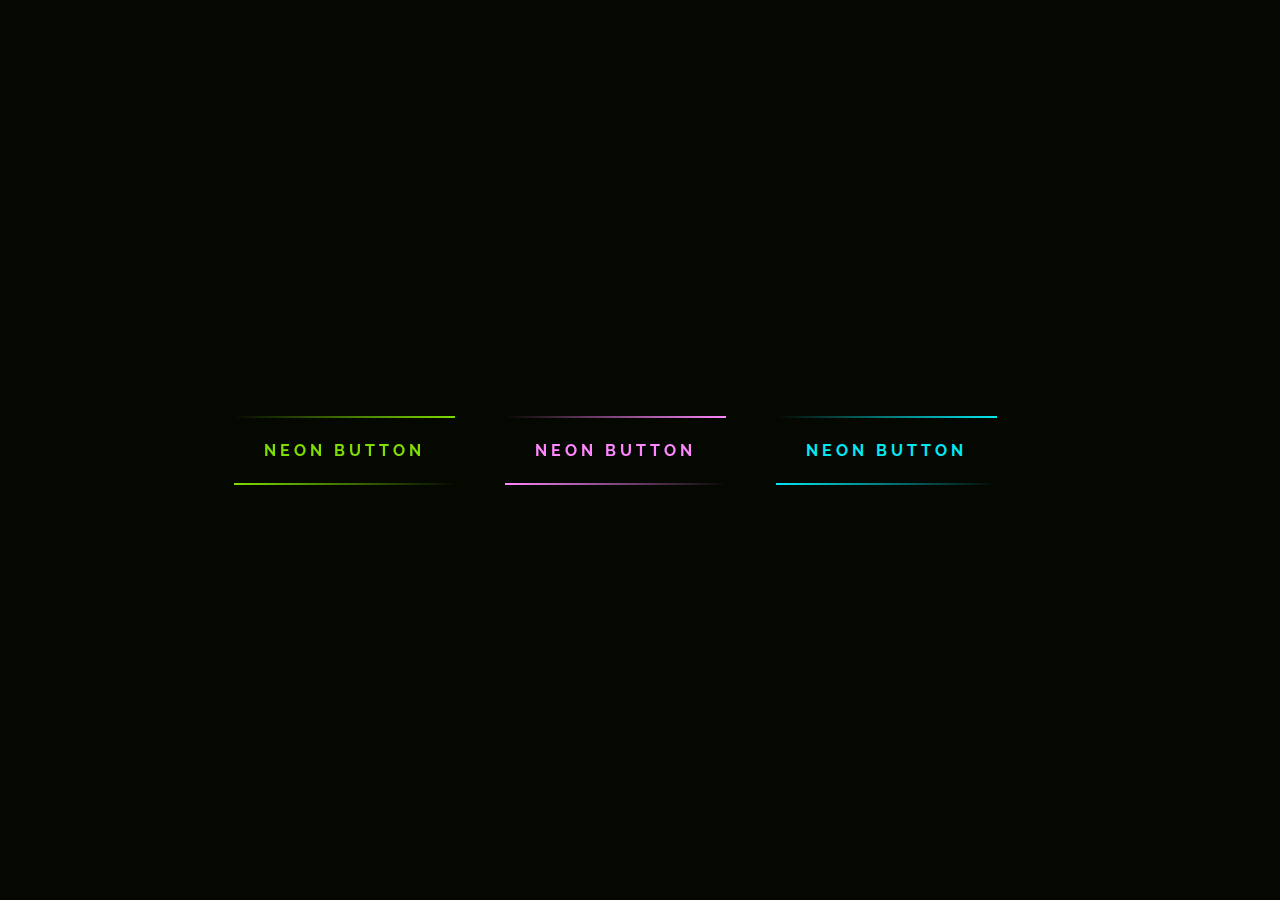
<file: Day 1 - Glowing Neon Button/index.html>
<!DOCTYPE html>
<html lang="en">
  <head>
    <meta charset="UTF-8" />
    <meta http-equiv="X-UA-Compatible" content="IE=edge" />
    <meta name="viewport" content="width=device-width, initial-scale=1.0" />
    <title>Glowing Buttons</title>
    <link rel="stylesheet" href="styles.css" />
  </head>
  <body>
    <a href="#">
      <span></span>
      <span></span>
      <span></span>
      <span></span>
      Neon Button
    </a>

    <a href="#">
      <span></span>
      <span></span>
      <span></span>
      <span></span>
      Neon Button
    </a>

    <a href="#">
      <span></span>
      <span></span>
      <span></span>
      <span></span>
      Neon Button
    </a>
  </body>
</html>
</file>
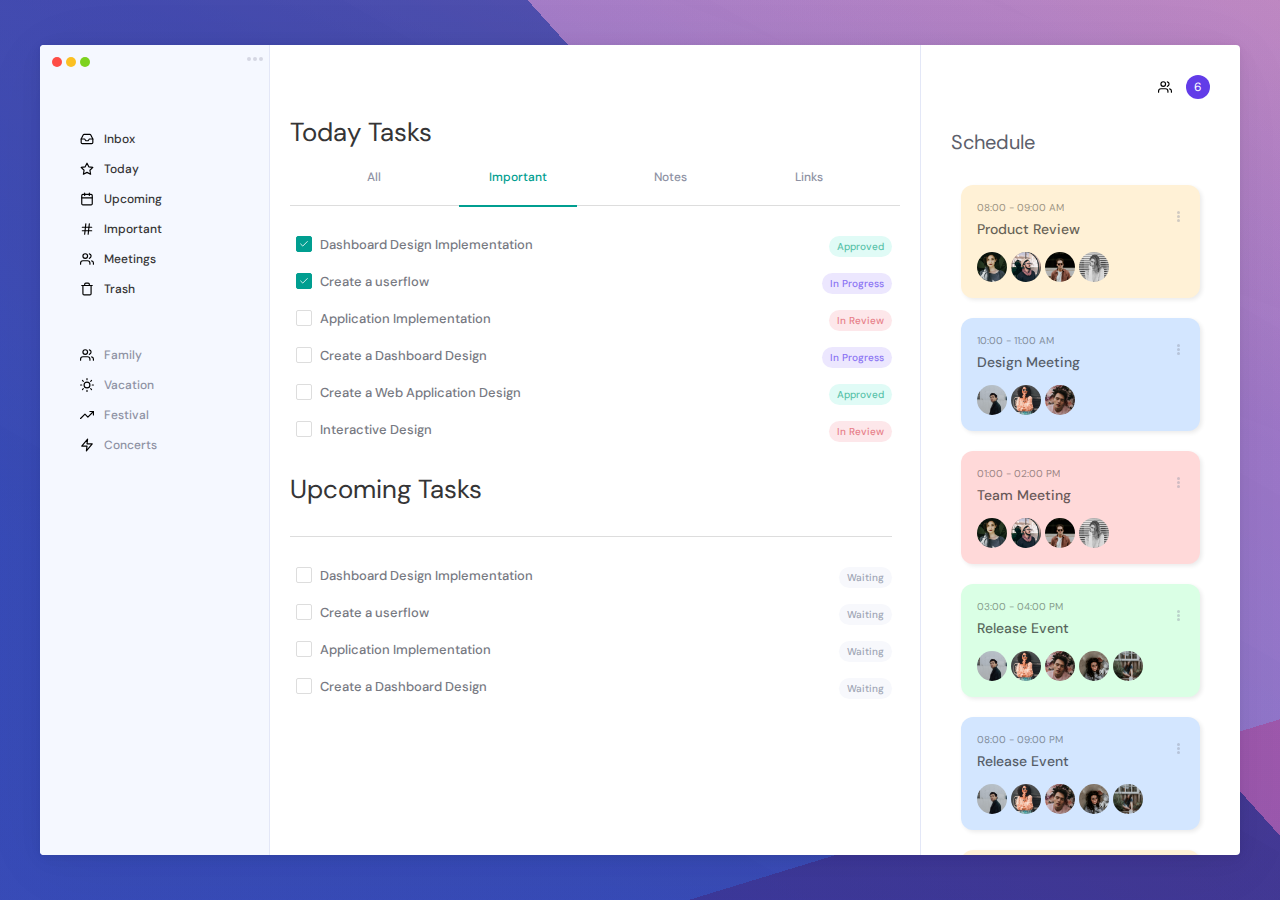
<file: Day 3 - Responsive Task Management UI/index.html>
<!DOCTYPE html>
<html lang="en">
  <head>
    <meta charset="UTF-8" />
    <meta http-equiv="X-UA-Compatible" content="IE=edge" />
    <meta name="viewport" content="width=device-width, initial-scale=1.0" />
    <title>Task Management Dashboard UI</title>
    <link rel="stylesheet" href="styles.css" />
  </head>
  <body>
    <div class="task-manager">
      <!-- left bar starts -->
      <div class="left-bar">
        <div class="upper-part">
          <div class="actions">
            <div class="circle"></div>
            <div class="circle-2"></div>
          </div>
        </div>

        <!-- left content starts -->
        <div class="left-content">
          <ul class="action-list">
            <li class="item">
              <img class="feather feather-inbox" src="svg/inbox.svg" alt="" />
              <span>Inbox</span>
            </li>
            <li class="item">
              <img class="feather feather-star" src="svg/star.svg" alt="" />
              <span> Today</span>
            </li>
            <li class="item">
              <img class="feather feather-calendar" src="svg/calender.svg" alt="" />
              <span>Upcoming</span>
            </li>
            <li class="item">
              <img class="feather feather-hash" src="svg/hash.svg" alt="" />
              <span>Important</span>
            </li>
            <li class="item">
              <img class="feather feather-users" src="svg/users.svg" alt="" />
              <span>Meetings</span>
            </li>
            <li class="item">
              <img class="feather feather-trash" src="svg/trash.svg" alt="" />
              <span>Trash</span>
            </li>
          </ul>

          <ul class="category-list">
            <li class="item">
              <img class="feather feather-users" src="svg/users.svg" alt="" />
              <span>Family</span>
            </li>
            <li class="item">
              <img class="feather feather-sun" src="svg/sun.svg" alt="" />
              <span>Vacation</span>
            </li>
            <li class="item">
              <img class="feather feather-trending-up" src="svg/trending.svg" alt="" />
              <span>Festival</span>
            </li>
            <li class="item">
              <img class="feather feather-zap" src="svg/zap.svg" alt="" />
              <span>Concerts</span>
            </li>
          </ul>
        </div>
        <!-- left content ends -->
      </div>
      <!--  -->
      <!-- left bar ends -->

      <!-- page content starts -->
      <div class="page-content">
        <div class="header">Today Tasks</div>
        <!-- contnet categories starts -->
        <div class="content-categories">
          <div class="label-wrapper">
            <input class="nav-item" name="nav" type="radio" id="opt-1" />
            <label class="category" for="opt-1">All</label>
          </div>
          <div class="label-wrapper">
            <input class="nav-item" name="nav" type="radio" id="opt-2" checked />
            <label class="category" for="opt-2">Important</label>
          </div>
          <div class="label-wrapper">
            <input class="nav-item" name="nav" type="radio" id="opt-3" />
            <label class="category" for="opt-3">Notes</label>
          </div>
          <div class="label-wrapper">
            <input class="nav-item" name="nav" type="radio" id="opt-4" />
            <label class="category" for="opt-4">Links</label>
          </div>
        </div>
        <!--  -->
        <!-- contemt categories ends -->
        <!-- tasks wrapper starts -->
        <div class="tasks-wrapper">
          <div class="task">
            <input class="task-item" name="task" type="checkbox" id="item-1" checked />
            <label for="item-1">
              <span class="label-text">Dashboard Design Implementation</span>
            </label>
            <span class="tag approved">Approved</span>
          </div>
          <div class="task">
            <input class="task-item" name="task" type="checkbox" id="item-2" checked />
            <label for="item-2">
              <span class="label-text">Create a userflow</span>
            </label>
            <span class="tag progress">In Progress</span>
          </div>
          <div class="task">
            <input class="task-item" name="task" type="checkbox" id="item-3" />
            <label for="item-3">
              <span class="label-text">Application Implementation</span>
            </label>
            <span class="tag review">In Review</span>
          </div>
          <div class="task">
            <input class="task-item" name="task" type="checkbox" id="item-4" />
            <label for="item-4">
              <span class="label-text">Create a Dashboard Design</span>
            </label>
            <span class="tag progress">In Progress</span>
          </div>
          <div class="task">
            <input class="task-item" name="task" type="checkbox" id="item-5" />
            <label for="item-5">
              <span class="label-text">Create a Web Application Design</span>
            </label>
            <span class="tag approved">Approved</span>
          </div>
          <div class="task">
            <input class="task-item" name="task" type="checkbox" id="item-6" />
            <label for="item-6">
              <span class="label-text">Interactive Design</span>
            </label>
            <span class="tag review">In Review</span>
          </div>
          <div class="header upcoming">Upcoming Tasks</div>
          <div class="task">
            <input class="task-item" name="task" type="checkbox" id="item-7" />
            <label for="item-7">
              <span class="label-text">Dashboard Design Implementation</span>
            </label>
            <span class="tag waiting">Waiting</span>
          </div>
          <div class="task">
            <input class="task-item" name="task" type="checkbox" id="item-8" />
            <label for="item-8">
              <span class="label-text">Create a userflow</span>
            </label>
            <span class="tag waiting">Waiting</span>
          </div>
          <div class="task">
            <input class="task-item" name="task" type="checkbox" id="item-9" />
            <label for="item-9">
              <span class="label-text">Application Implementation</span>
            </label>
            <span class="tag waiting">Waiting</span>
          </div>
          <div class="task">
            <input class="task-item" name="task" type="checkbox" id="item-10" />
            <label for="item-10">
              <span class="label-text">Create a Dashboard Design</span>
            </label>
            <span class="tag waiting">Waiting</span>
          </div>
        </div>
        <!-- tasks wrapper ends -->
      </div>
      <!--  -->
      <!-- page content ends -->

      <!-- right bar starts -->
      <div class="right-bar">
        <div class="top-part">
          <img class="feather feather-users" src="svg/users.svg" alt="" />
          <div class="count">6</div>
        </div>
        <div class="header">Schedule</div>
        <div class="right-content">
          <div class="task-box yellow">
            <div class="description-task">
              <div class="time">08:00 - 09:00 AM</div>
              <div class="task-name">Product Review</div>
            </div>
            <div class="more-button"></div>
            <div class="members">
              <img src="images/img1.jpg" alt="member" />
              <img src="images/img2.jpg" alt="member-2" />
              <img src="images/img3.jpg" alt="member-3" />
              <img src="images/img4.jpg" alt="member-4" />
            </div>
          </div>
          <div class="task-box blue">
            <div class="description-task">
              <div class="time">10:00 - 11:00 AM</div>
              <div class="task-name">Design Meeting</div>
            </div>
            <div class="more-button"></div>
            <div class="members">
              <img src="images/img5.jpg" alt="member" />
              <img src="images/img6.jpg" alt="member-2" />
              <img src="images/img7.jpg" alt="member-3" />
            </div>
          </div>
          <div class="task-box red">
            <div class="description-task">
              <div class="time">01:00 - 02:00 PM</div>
              <div class="task-name">Team Meeting</div>
            </div>
            <div class="more-button"></div>
            <div class="members">
              <img src="images/img1.jpg" alt="member" />
              <img src="images/img2.jpg" alt="member-2" />
              <img src="images/img3.jpg" alt="member-3" />
              <img src="images/img4.jpg" alt="member-4" />
            </div>
          </div>
          <div class="task-box green">
            <div class="description-task">
              <div class="time">03:00 - 04:00 PM</div>
              <div class="task-name">Release Event</div>
            </div>
            <div class="more-button"></div>
            <div class="members">
              <img src="images/img5.jpg" alt="member" />
              <img src="images/img6.jpg" alt="member-2" />
              <img src="images/img7.jpg" alt="member-3" />
              <img src="images/img8.jpg" alt="member-4" />
              <img src="images/img9.jpg" alt="member-5" />
            </div>
          </div>
          <div class="task-box blue">
            <div class="description-task">
              <div class="time">08:00 - 09:00 PM</div>
              <div class="task-name">Release Event</div>
            </div>
            <div class="more-button"></div>
            <div class="members">
              <img src="images/img5.jpg" alt="member" />
              <img src="images/img6.jpg" alt="member-2" />
              <img src="images/img7.jpg" alt="member-3" />
              <img src="images/img8.jpg" alt="member-4" />
              <img src="images/img9.jpg" alt="member-5" />
            </div>
          </div>
          <div class="task-box yellow">
            <div class="description-task">
              <div class="time">11:00 - 12:00 PM</div>
              <div class="task-name">Practise</div>
            </div>
            <div class="more-button"></div>
            <div class="members">
              <img src="images/img1.jpg" alt="member" />
              <img src="images/img2.jpg" alt="member-2" />
              <img src="images/img3.jpg" alt="member-3" />
              <img src="images/img4.jpg" alt="member-4" />
            </div>
          </div>
        </div>
      </div>
      <!-- right bar ends -->
    </div>
  </body>
</html>
</file>
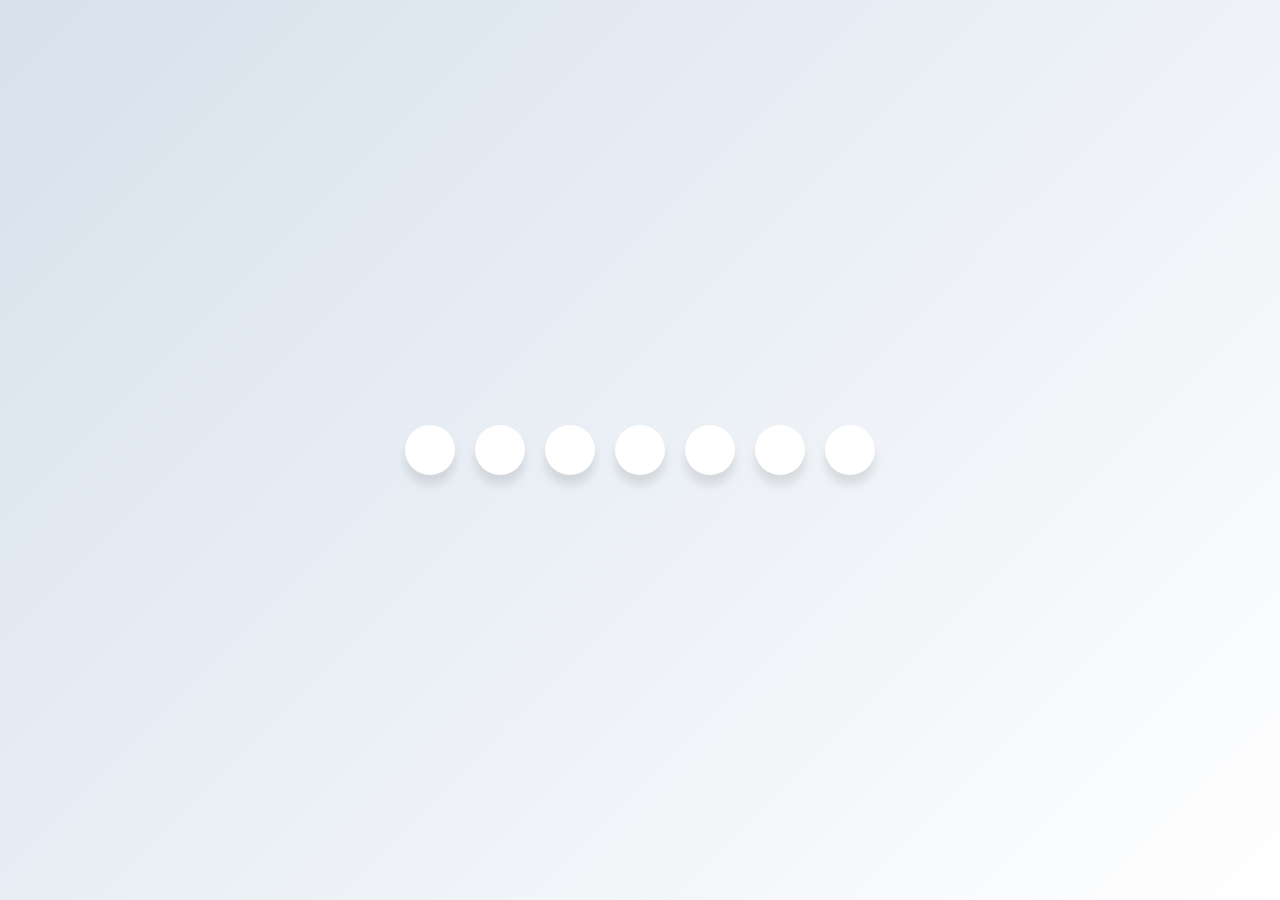
<file: Day 5 - Social Media Icons with Tooltip on Hover/index.html>
<!DOCTYPE html>
<html lang="en">
  <head>
    <meta charset="UTF-8" />
    <meta http-equiv="X-UA-Compatible" content="IE=edge" />
    <meta name="viewport" content="width=device-width, initial-scale=1.0" />
    <title>PopUp Social Media Icons</title>
    <link rel="stylesheet" href="styles.css" />
    <link
      rel="stylesheet"
      href="https://cdnjs.cloudflare.com/ajax/libs/font-awesome/5.15.3/css/all.min.css"
      integrity="sha512-iBBXm8fW90+nuLcSKlbmrPcLa0OT92xO1BIsZ+ywDWZCvqsWgccV3gFoRBv0z+8dLJgyAHIhR35VZc2oM/gI1w=="
      crossorigin="anonymous"
    />
  </head>
  <body>
    <div class="wrapper">
      <div class="icon facebook">
        <div class="tooltip">Facebook</div>
        <span><i class="fab fa-facebook-f"></i></span>
      </div>

      <div class="icon twitter">
        <div class="tooltip">Twitter</div>
        <span><i class="fab fa-twitter"></i></span>
      </div>

      <div class="icon instagram">
        <div class="tooltip">Instagram</div>
        <span><i class="fab fa-instagram"></i></span>
      </div>

      <div class="icon github">
        <div class="tooltip">Github</div>
        <span><i class="fab fa-github"></i></span>
      </div>

      <div class="icon youtube">
        <div class="tooltip">Youtube</div>
        <span><i class="fab fa-youtube"></i></span>
      </div>

      <div class="icon youtube">
        <div class="tooltip">Pinterest</div>
        <span><i class="fab fa-pinterest"></i></span>
      </div>

      <div class="icon youtube">
        <div class="tooltip">Snapchat</div>
        <span><i class="fab fa-snapchat-ghost"></i></span>
      </div>
    </div>
  </body>
</html>
</file>
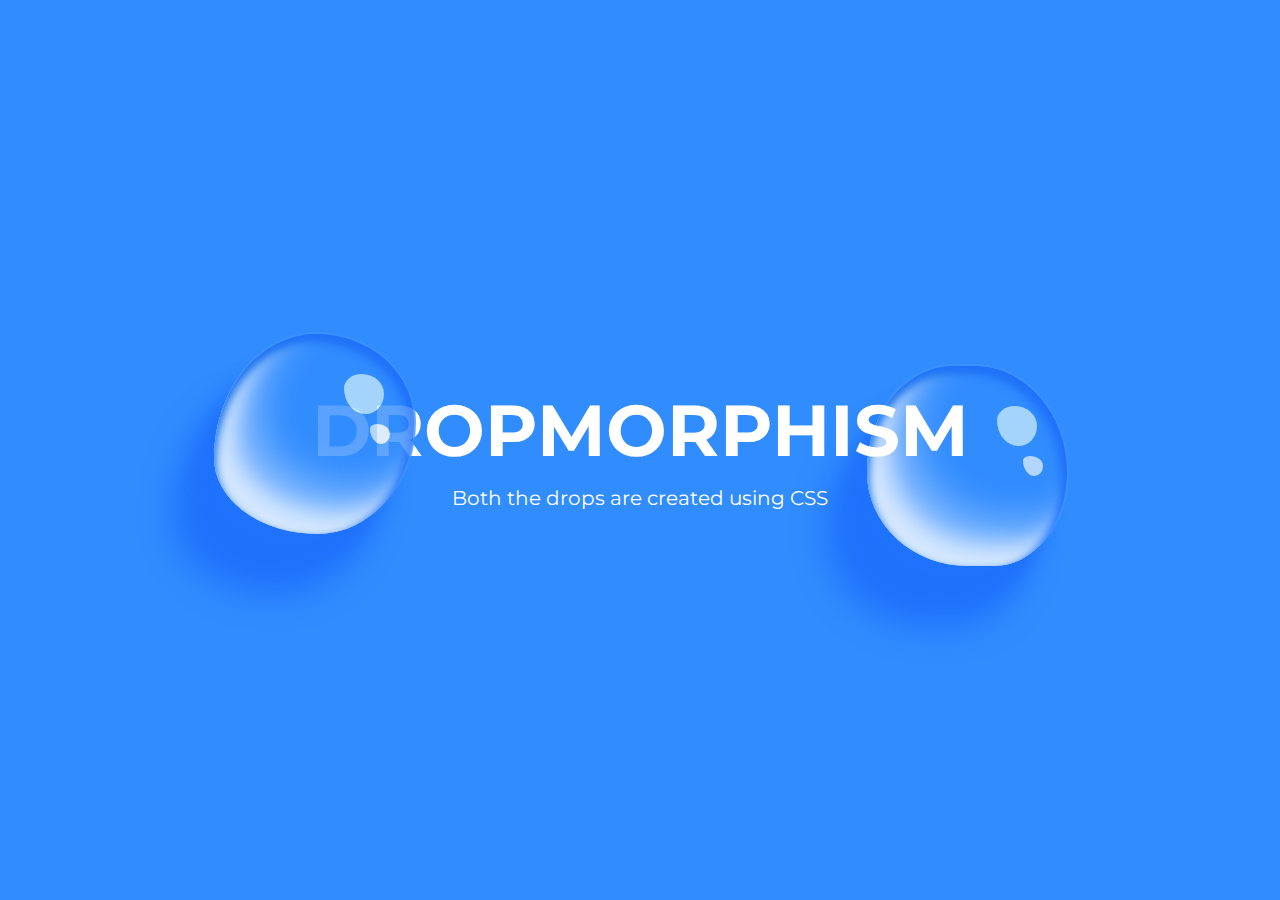
<file: Day 6 - Dropmorphism/index.html>
<!DOCTYPE html>
<html lang="en">
  <head>
    <meta charset="UTF-8" />
    <meta http-equiv="X-UA-Compatible" content="IE=edge" />
    <meta name="viewport" content="width=device-width, initial-scale=1.0" />
    <title>Dropmorphism</title>
    <link rel="stylesheet" href="styles.css" />
  </head>
  <body>
    <div class="c">
      <div class="drop drop1"></div>
      <div class="drop drop2"></div>
      <div class="text-c">
        <h1>DROPMORPHISM</h1>
        <p>Both the drops are created using CSS</p>
      </div>
    </div>
  </body>
</html>
</file>
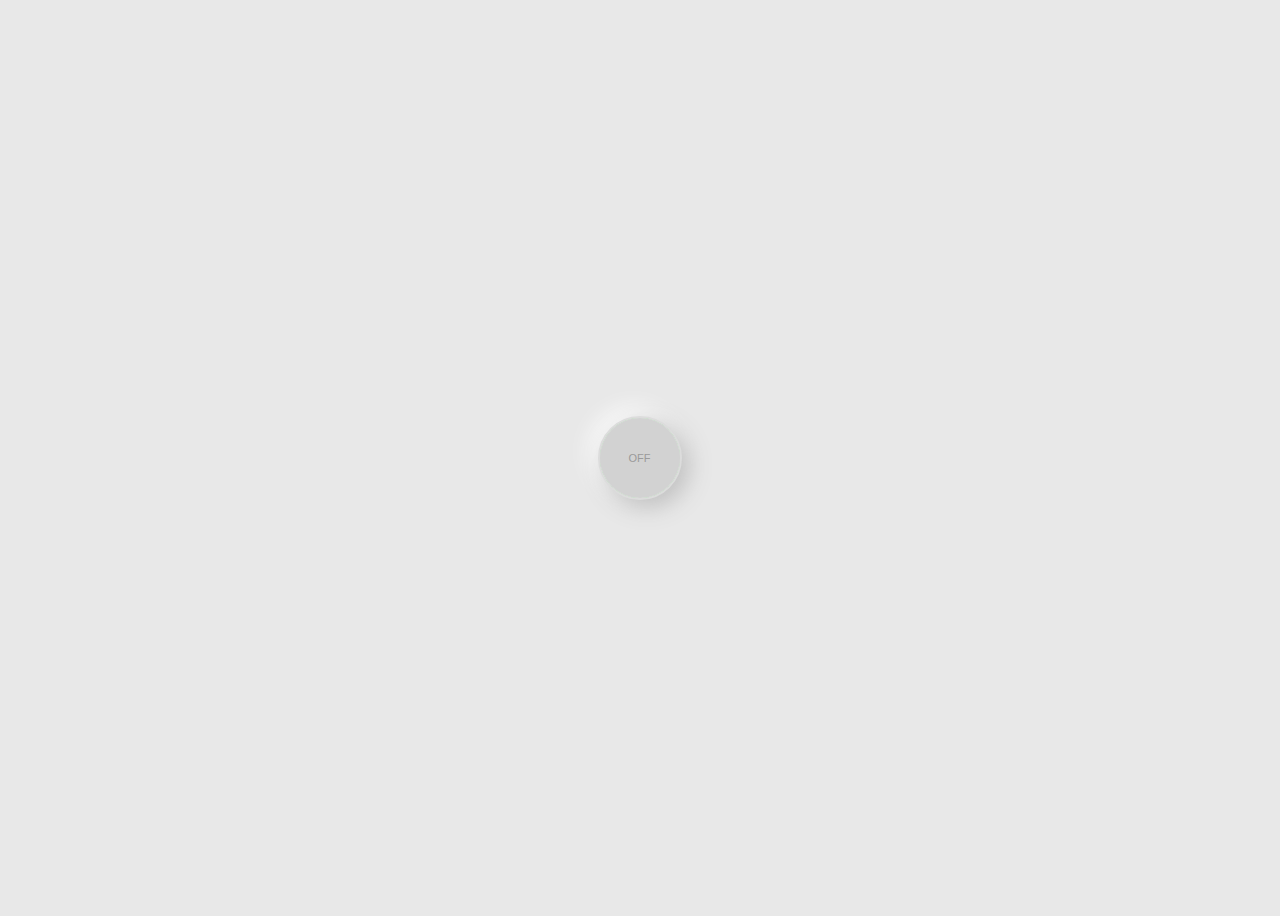
<file: Day 8 - On Off Button Using HTML and CSS/index.html>
<!DOCTYPE html>
<html lang="en">
  <head>
    <meta charset="UTF-8" />
    <meta http-equiv="X-UA-Compatible" content="IE=edge" />
    <meta name="viewport" content="width=device-width, initial-scale=1.0" />
    <title>Neumorphism Toggle On/Off</title>
    <link rel="stylesheet" href="style.css" />
  </head>
  <body>
    <label class="switch">
      <input type="checkbox" />
      <div class="slider slider--0">ON</div>
      <div class="slider slider--1">
        <div></div>
        <div></div>
      </div>
      <div class="slider slider--2"></div>
      <div class="slider slider--3">OFF</div>
    </label>
  </body>
</html>
</file>
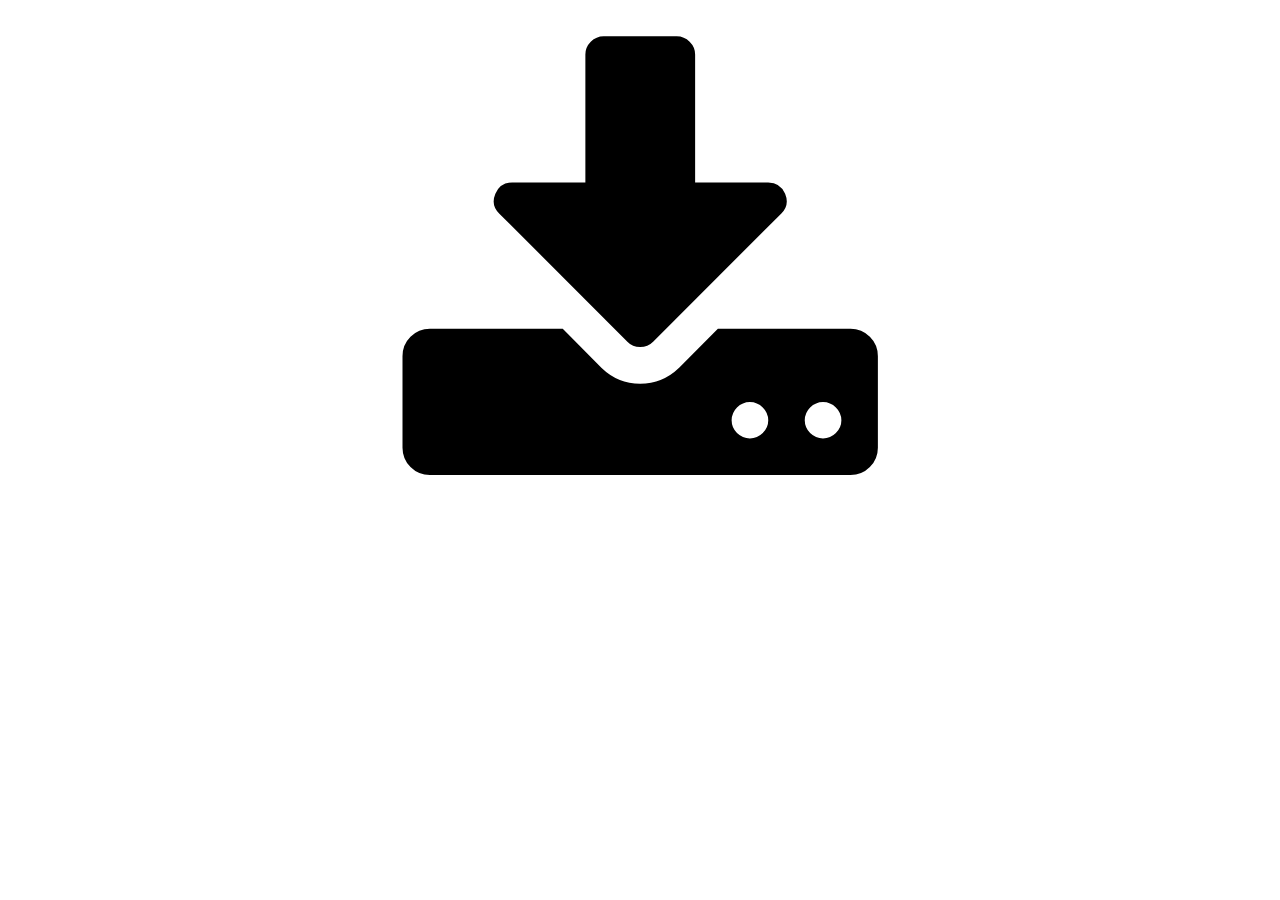
<file: Day 2 - Neumorphism Login Form/svg.html>
<!DOCTYPE html>
<html>
  <head>
    <link
      href="https://cdnjs.cloudflare.com/ajax/libs/font-awesome/4.4.0/css/font-awesome.min.css"
      rel="stylesheet"
      type="text/css"
    />
    <meta charset="utf-8" />
    <title>Download SVG</title>

    <style>
      /* Make the download icon big. */
      .download-button {
        font-size: 32em;
        text-align: center;
      }

      /* Make the download icon look clickable when you hover over it. */
      .download-button i {
        cursor: pointer;
      }
    </style>
  </head>
  <body>
    <script>
      // This SVG data is copied from
      // http://stackoverflow.com/questions/5433806/convert-embedded-svg-to-png-in-place
      var dataURL =
        '[data-uri]';

      // A data URL can also be generated from an existing SVG element.
      // function svgDataURL(svg) {
      //   var svgAsXML = (new XMLSerializer).serializeToString(svg);
      //   return "data:image/svg+xml," + encodeURIComponent(svgAsXML);
      // }

      function download() {
        var dl = document.createElement('a');
        document.body.appendChild(dl); // This line makes it work in Firefox.
        dl.setAttribute('href', dataURL);
        dl.setAttribute('download', 'test.svg');
        dl.click();
      }
    </script>

    <div class="download-button" onclick="download()" title="Download as SVG file.">
      <i class="fa fa-download"></i>
    </div>
  </body>
</html>
</file>
<file: Day 1 - Glowing Neon Button/styles.css>
@import url('https://fonts.googleapis.com/css2?family=Raleway:wght@400;700&display=swap');
* {
  margin: 0;
  padding: 0;
  box-sizing: border-box;
}
body {
  display: flex;
  justify-content: center;
  align-items: center;
  height: 100vh;
  background: #050801;
  font-family: 'Raleway', sans-serif;
  font-weight: bold;
}
a {
  position: relative;
  display: inline-block;
  padding: 25px 30px;
  margin: 40px 0;
  color: #03e9f4;
  text-decoration: none;
  text-transform: uppercase;
  transition: 0.5s;
  letter-spacing: 4px;
  overflow: hidden;
  margin-right: 50px;
}
a:hover {
  background: #03e9f4;
  color: #050801;
  box-shadow: 0 0 5px #03e9f4, 0 0 25px #03e9f4, 0 0 50px #03e9f4, 0 0 200px #03e9f4;
  -webkit-box-reflect: below 1px linear-gradient(transparent, #0005);
}
a:nth-child(1) {
  filter: hue-rotate(270deg);
}
a:nth-child(2) {
  filter: hue-rotate(110deg);
}
a span {
  position: absolute;
  display: block;
}
a span:nth-child(1) {
  top: 0;
  left: 0;
  width: 100%;
  height: 2px;
  background: linear-gradient(90deg, transparent, #03e9f4);
  animation: animate1 1s linear infinite;
}
@keyframes animate1 {
  0% {
    left: -100%;
  }
  50%,
  100% {
    left: 100%;
  }
}
a span:nth-child(2) {
  top: -100%;
  right: 0;
  width: 2px;
  height: 100%;
  background: linear-gradient(180deg, transparent, #03e9f4);
  animation: animate2 1s linear infinite;
  animation-delay: 0.25s;
}
@keyframes animate2 {
  0% {
    top: -100%;
  }
  50%,
  100% {
    top: 100%;
  }
}
a span:nth-child(3) {
  bottom: 0;
  right: 0;
  width: 100%;
  height: 2px;
  background: linear-gradient(270deg, transparent, #03e9f4);
  animation: animate3 1s linear infinite;
  animation-delay: 0.5s;
}
@keyframes animate3 {
  0% {
    right: -100%;
  }
  50%,
  100% {
    right: 100%;
  }
}

a span:nth-child(4) {
  bottom: -100%;
  left: 0;
  width: 2px;
  height: 100%;
  background: linear-gradient(360deg, transparent, #03e9f4);
  animation: animate4 1s linear infinite;
  animation-delay: 0.75s;
}
@keyframes animate4 {
  0% {
    bottom: -100%;
  }
  50%,
  100% {
    bottom: 100%;
  }
}
</file>
<file: Day 3 - Responsive Task Management UI/styles.css>
@import url('https://fonts.googleapis.com/css2?family=DM+Sans:wght@400;500;700&display=swap');

* {
  box-sizing: border-box;
  outline: none;
}
:root {
  --bg-color: #f5f8ff;
  --main-color: #353536;
  --secondary-color: #8e92a4;
  --main-text-color: #5d606b;
  --secondary-dark-color: #9496a5;
  --tag-color-one: #e0fbf6;
  --tag-color-text-one: #58c2a9;
  --tag-color-two: #ece7fe;
  --tag-color-text-two: #8972f3;
  --tag-color-three: #fde7ea;
  --tag-color-text-three: #e77f89;
  --tag-color-four: #f7f8fc;
  --tag-color-text-four: #a0a6b5;
  --checkbox-color: #009e90;
  --button-color: #49beb7;
  --box-color: #fff1d6;
  --box-color-2: #d3e6ff;
  --box-color-3: #ffd9d9;
  --box-color-4: #daffe5;
  --task-color: #777982;
}

body {
  margin: 0;
  justify-content: center;
  flex-direction: column;
  overflow: auto;
  width: 100%;
  height: 100vh;
  padding: 20px;
  font-family: 'DM Sans', sans-serif;
  font-size: 12px;
  background-image: linear-gradient(
      21deg,
      rgba(64, 83, 206, 0.3697003234675773) 68%,
      rgba(255, 206, 196, 0.5) 163%
    ),
    linear-gradient(
      163deg,
      rgba(49, 146, 170, 0.07944489965716128) 86%,
      rgba(239, 112, 138, 0.5) 40%
    ),
    linear-gradient(30deg, rgba(76, 79, 173, 0.6173675716587805) 22%, rgba(237, 106, 134, 0.5) 169%),
    linear-gradient(48deg, rgba(31, 85, 147, 0.7323890641868473) 64%, rgba(247, 126, 132, 0.5) 43%);
  background-blend-mode: overlay, multiply, color, normal;
}

ul {
  list-style-type: none;
  padding: 0;
}

.task-manager {
  display: flex;
  justify-content: space-between;
  width: 100%;
  max-width: 1200px;
  height: 90vh;
  max-height: 900px;
  background: #fff;
  border-radius: 4px;
  box-shadow: 0 0.3px 2.2px rgba(0, 0, 0, 0.011), 0 0.7px 5.3px rgba(0, 0, 0, 0.016),
    0 1.3px 10px rgba(0, 0, 0, 0.02), 0 2.2px 17.9px rgba(0, 0, 0, 0.024),
    0 4.2px 33.4px rgba(0, 0, 0, 0.029), 0 10px 80px rgba(0, 0, 0, 0.04);
  overflow: hidden;
}

.left-bar {
  background-color: var(--bg-color);
  width: 230px;
  border-right: 1px solid #e3e7f7;
  position: relative;
}

.left-content {
  padding: 40px;
}
.item {
  color: var(--main-color);
  margin-bottom: 14px;
  font-weight: 500;
}
.item img {
  width: 14px;
  height: 14px;
  color: currentcolor;
  margin-right: 10px;
}

.category-list {
  margin-top: 50px;
}
.category-list .item {
  color: var(--secondary-color);
}
.actions {
  padding: 12px;
  display: flex;
  justify-content: space-between;
}
.circle {
  border-radius: 50%;
  width: 10px;
  height: 10px;
  background-color: #fe4d46;
  box-shadow: 14px 0 0 0 #fbc023, 28px 0 0 0 #7dd21f;
}
.circle-2 {
  border-radius: 50%;
  width: 4px;
  height: 4px;
  background-color: #d5d7e3;
  box-shadow: -6px 0 0 0 #d5d7e3, 6px 0 0 0 #d5d7e3;
}

/*  */

.page-content {
  display: flex;
  flex-direction: column;
  flex: 1;
  padding: 40px 20px 0 20px;
}

.page-content .header {
  font-size: 26px;
  color: var(--main-color);
  margin-top: 30px;
}

.content-categories {
  display: flex;
  justify-content: space-evenly;
  width: 100%;
  border-bottom: 1px solid #ddd;
  padding: 20px 0;
}

.nav-item {
  display: none;
}

.category {
  font-weight: 500;
  color: var(--secondary-color);
  border-bottom: 1px solid #ddd;
  transition: 0.4s ease-in;
  padding: 20px 30px;
  cursor: pointer;
}

#opt-1:checked + label,
#opt-2:checked + label,
#opt-3:checked + label,
#opt-4:checked + label {
  color: var(--checkbox-color);
  border-bottom: 2px solid var(--checkbox-color);
}

/*  */

.task-item {
  display: none;
}
.tasks-wrapper {
  padding: 30px 0;
  flex: 1;
  overflow-y: auto;
  height: 100%;
  padding-right: 8px;
}

.task {
  display: flex;
  justify-content: space-between;
  position: relative;
  margin-bottom: 16px;
  padding-left: 30px;
  color: var(--task-color);
  font-size: 13px;
  font-weight: 500;
}
.task:hover {
  transform: translatex(2px);
}
.task label {
  cursor: pointer;
}
label .label-text {
  position: relative;
}
label .label-text:before {
  content: '';
  position: absolute;
  width: 14px;
  height: 14px;
  border: 1px solid #ddd;
  border-radius: 2px;
  left: -24px;
  transition: 0.2s ease;
}

.task-item:checked + label .label-text:before {
  background-color: var(--checkbox-color);
  border: none;
  background-image: url('svg/check.svg');
  background-repeat: no-repeat;
  background-size: 10px;
  background-position: center;
  border: 1px solid var(--checkbox-color);
}
.tag {
  font-size: 10px;
  padding: 4px 8px;
  border-radius: 20px;
}
.tag.approved {
  background-color: var(--tag-color-one);
  color: var(--tag-color-text-one);
}
.tag.progress {
  background-color: var(--tag-color-two);
  color: var(--tag-color-text-two);
}
.tag.review {
  background-color: var(--tag-color-three);
  color: var(--tag-color-text-three);
}
.tag.waiting {
  background-color: var(--tag-color-four);
  color: var(--tag-color-text-four);
}

.upcoming {
  border-bottom: 1px solid #ddd;
  padding-bottom: 30px;
  margin-bottom: 30px;
}
/*  */

.members {
  display: flex;
  margin-top: 14px;
}
.members img {
  border-radius: 50%;
  width: 30px;
  height: 30px;
  margin-right: 4px;
  object-fit: cover;
}

.right-bar {
  width: 320px;
  border-left: 1px solid #e3e7f7;
  display: flex;
  flex-direction: column;
}

.right-bar .header {
  font-size: 20px;
  color: var(--main-text-color);
  margin-left: 30px;
}
.top-part {
  padding: 30px;
  align-self: flex-end;
}
.top-part img {
  width: 14px;
  height: 14px;
  color: var(--main-color);
  margin-right: 14px;
}

.top-part .count {
  font-size: 12px;
  border-radius: 50%;
  width: 24px;
  height: 24px;
  background-color: #623ce8;
  color: #fff;
  justify-content: center;
}
.right-content {
  padding: 10px 40px;
  overflow-y: auto;
  flex: 1;
}
.task-box {
  position: relative;
  border-radius: 12px;
  width: 100%;
  margin: 20px 0;
  padding: 16px;
  cursor: pointer;
  box-shadow: 2px 2px 4px 0px rgba(235, 235, 235, 1);
}
.task-box:hover {
  transform: scale(1.02);
}
.time {
  margin-bottom: 6px;
  opacity: 0.4;
  font-size: 10px;
}

body,
.item,
.top-part,
.top-part .count {
  display: flex;
  align-items: center;
}

.task-name {
  font-size: 14px;
  font-weight: 500;
  opacity: 0.6;
}
.yellow {
  background-color: var(--box-color);
}
.blue {
  background-color: var(--box-color-2);
}
.red {
  background-color: var(--box-color-3);
}
.green {
  background-color: var(--box-color-4);
}
.more-button {
  position: absolute;
  width: 3px;
  height: 3px;
  border-radius: 50%;
  background-color: #8e92a4;
  box-shadow: 0 -4px 0 0 #8e92a4, 0 4px 0 0 #8e92a4;
  opacity: 0.4;
  right: 20px;
  top: 30px;
  cursor: pointer;
}
/*  */

@media screen and (max-width: 900px) {
  .left-bar {
    display: none;
  }
}
@media screen and (max-width: 700px) {
  .task-manager {
    flex-direction: column;
    overflow-y: auto;
  }
  .right-bar,
  .page-content {
    width: 100%;
    display: block;
  }
  .tasks-wrapper {
    height: auto;
  }
}
@media screen and (max-width: 520px) {
  .page-content {
    padding: 40px 10px 0 10px;
  }
  .right-content {
    padding: 10px 16px;
  }
  .category {
    padding: 20px;
  }
}
</file>
<file: Day 5 - Social Media Icons with Tooltip on Hover/styles.css>
@import url('https://fonts.googleapis.com/css2?family=Poppins&display=swap');

* {
  margin: 0;
  padding: 0;
  box-sizing: border-box;
}

*:focus,
*:active {
  outline: none !important;
  -webkit-tap-highlight-color: transparent;
}

html,
body {
  display: grid;
  height: 100%;
  width: 100%;
  font-family: 'Poppins', sans-serif;
  place-items: center;
  background: linear-gradient(315deg, #ffffff, #d7e1ec);
}

.wrapper {
  display: inline-flex;
}

.wrapper .icon {
  position: relative;
  background-color: #ffffff;
  border-radius: 50%;
  padding: 15px;
  margin: 10px;
  width: 50px;
  height: 50px;
  font-size: 18px;
  display: flex;
  justify-content: center;
  align-items: center;
  flex-direction: column;
  box-shadow: 0 10px 10px rgba(0, 0, 0, 0.1);
  cursor: pointer;
  transition: all 0.2s cubic-bezier(0.68, -0.55, 0.265, 1.55);
}

.wrapper .tooltip {
  position: absolute;
  top: 0;
  font-size: 14px;
  background-color: #ffffff;
  color: #ffffff;
  padding: 5px 8px;
  border-radius: 5px;
  box-shadow: 0 10px 10px rgba(0, 0, 0, 0.1);
  opacity: 0;
  pointer-events: none;
  transition: all 0.3s cubic-bezier(0.68, -0.55, 0.265, 1.55);
}

.wrapper .icon:hover .tooltip {
  top: -45px;
  opacity: 1;
  visibility: visible;
  pointer-events: auto;
}

.wrapper .tooltip::before {
  position: absolute;
  content: '';
  height: 8px;
  width: 8px;
  background-color: #ffffff;
  bottom: -3px;
  left: 50%;
  transform: translate(-50%) rotate(45deg);
  transition: all 0.3s cubic-bezier(0.68, -0.55, 0.265, 1.55);
}

.wrapper .icon:hover span,
.wrapper .icon:hover .tooltip {
  text-shadow: 0px -1px 0px rgba(0, 0, 0, 0.1);
}

.wrapper .facebook:hover,
.wrapper .facebook:hover .tooltip,
.wrapper .facebook:hover .tooltip::before {
  background-color: #3b5999;
  color: #ffffff;
}

.wrapper .twitter:hover,
.wrapper .twitter:hover .tooltip,
.wrapper .twitter:hover .tooltip::before {
  background-color: #46c1f6;
  color: #ffffff;
}

.wrapper .instagram:hover,
.wrapper .instagram:hover .tooltip,
.wrapper .instagram:hover .tooltip::before {
  background-color: #e1306c;
  color: #ffffff;
}

.wrapper .github:hover,
.wrapper .github:hover .tooltip,
.wrapper .github:hover .tooltip::before {
  background-color: #333333;
  color: #ffffff;
}

.wrapper .youtube:hover,
.wrapper .youtube:hover .tooltip,
.wrapper .youtube:hover .tooltip::before {
  background-color: #de463b;
  color: #ffffff;
}
</file>
<file: Day 6 - Dropmorphism/styles.css>
@import url('https://fonts.googleapis.com/css2?family=Montserrat:wght@100&display=swap');

body {
  height: 100vh;
  margin: 0;
  display: grid;
  place-items: center;
  background: linear-gradient(to right, #12c2e9, #c471ed, #f64f59);
  background: #318cfe;
  font-family: 'Montserrat', sans-serif;
}

.c {
  position: relative;
}

.text-c {
  display: grid;
  place-items: center;
}

.drop {
  position: absolute;
  height: 200px;
  width: 200px;
  background: #54abfb;
  border-radius: 51% 49% 48% 52% / 62% 44% 56% 38%;
  opacity: 0.8;
  border: 2px solid #3d93ff;
}

.drop::before {
  content: '';
  position: absolute;
  height: 100%;
  width: 100%;
  background: #318cfe;
  border-radius: 51% 49% 48% 52% / 62% 44% 56% 38%;
  box-shadow: -20px 30px 16px #1b6cfb, -40px 60px 32px #1b6cfb, inset -6px 6px 10px #1b6cfb,
    inset 2px 6px 10px #1a74e5, inset 20px -20px 22px white, inset 40px -40px 44px #a8ceff;
}

.drop::after {
  content: '';
  position: absolute;
  height: 40px;
  width: 40px;
  background: #e6fdfb;
  border-radius: 44% 56% 46% 54% / 36% 50% 50% 64%;
  left: 130px;
  top: 40px;
  box-shadow: 16px 40px 0 -10px white;
  opacity: 0.8;
}

.drop1 {
  left: -100px;
  top: -50px;
}

.drop2 {
  right: -100px;
  bottom: -50px;
  z-index: -1;
  border-radius: 46% 50% 39% 54% / 56% 57% 50% 50%;
}

.drop2::before {
  border-radius: 46% 50% 39% 54% / 56% 57% 50% 50%;
}

h1 {
  font-size: 72px;
  color: white;
  line-height: 0;
}

p {
  line-height: 0;
  color: white;
  font-size: 20px;
}
</file>
<file: Day 8 - On Off Button Using HTML and CSS/style.css>
body {
  display: flex;
  align-items: center;
  justify-content: center;
  height: 100vh;
  background-color: #e8e8e8;
}

.switch {
  position: relative;
  display: inline-block;
  width: 80px;
  height: 80px;
  border: 2px solid #dcdcdc;
  background: #e0e0e0;
  box-shadow: 7px 7px 23px #bebebe, -7px -7px 23px #ffffff;
  overflow: hidden;
  border-radius: 60px;
}

.switch input {
  opacity: 0;
  width: 0;
  height: 0;
}

.slider {
  position: absolute;
  cursor: pointer;
  top: 0;
  left: 0;
  right: 0;
  bottom: 0;
  -webkit-transition: 0.5s;
  transition: 0.5s;
  color: #9a9a9a;
  display: flex;
  align-items: center;
  justify-content: center;
  font-size: 11px;
  font-family: sans-serif;
}

input:checked + .slider:before {
  background: white;
  box-shadow: none;
}

input:focus + .slider {
  box-shadow: 0 0 1px #2196f3;
}

.slider--0 {
  color: white;
  font-weight: 600;
  background-color: #49d84e;
}

.slider--1 div {
  transition: 0.5s;
  position: absolute;
  width: 100%;
  height: 50%;
  left: 0;
}

input:checked ~ .slider--1 div:first-child {
  transform: translateY(-100%);
  transition-delay: 1s;
}

input:checked ~ .slider--1 div:last-child {
  transform: translateY(100%);
  transition-delay: 1s;
}

input:checked ~ .slider--2 {
  transform: translateX(100%);
  transition-delay: 0.5s;
}

input:checked ~ .slider--3 {
  transform: translateX(-100%);
  transition-delay: 0s;
}

.slider--1 div:first-child {
  transform: translateY(0);
  top: 0;
  background-color: #f3f3f3;
  transition-delay: 0s;
}

.slider--1 div:last-child {
  transform: translateY(0);
  bottom: 0;
  background-color: #f3f3f3;
  border-top: 1px solid #e0e0e0;
  transition-delay: 0s;
}

.slider--2 {
  background-color: #e6e6e6;
  transition-delay: 0.5s;
  transform: translateX(0);
  border-left: 1px solid #d2d2d2;
}

.slider--3 {
  background-color: #d2d2d2;
  transition-delay: 1s;
  transform: translatex(0);
  border-right: 1px solid #d2d2d2;
}
</file>
